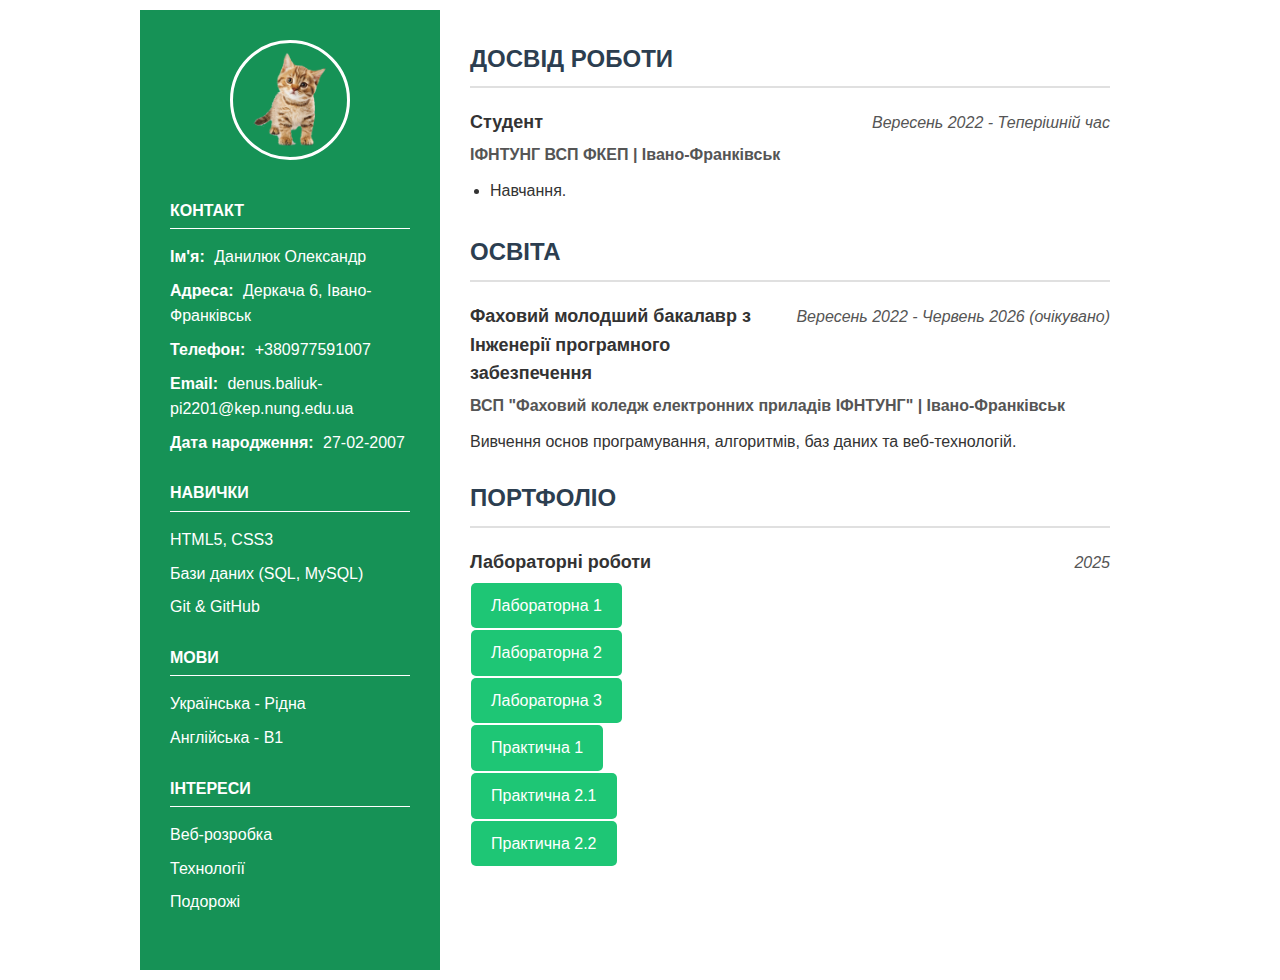
<file: index.html>
<!DOCTYPE html>
<html lang="uk">
<head>
    <meta charset="UTF-8">
    <meta name="viewport" content="width=device-width, initial-scale=1.0">
    <title>Моє Резюме</title>
    <link rel="stylesheet" href="style.css"> </head>
<body>
    <div class="cv-container">
        <div class="sidebar">
            <div class="sidebar-header">
                <img src="media/photo.png" alt="Фото профілю" class="profile-img"> </div>

            <div class="sidebar-section">
                <h3 class="sidebar-heading">Контакт</h3>
                <p><strong>Ім'я:</strong> Данилюк Олександр</p>
                <p><strong>Адреса:</strong> Деркача 6, Івано-Франківськ</p>
                <p><strong>Телефон:</strong> +380977591007</p>
                <p><strong>Email:</strong> denus.baliuk-pi2201@kep.nung.edu.ua</p>
                <p><strong>Дата народження:</strong> 27-02-2007</p>
            </div>

            <div class="sidebar-section">
                <h3 class="sidebar-heading">Навички</h3>
                <ul>
                    <li>HTML5, CSS3</li>
                    <li>Бази даних (SQL, MySQL)</li>
                    <li>Git & GitHub</li>
                </ul>
            </div>

            <div class="sidebar-section">
                <h3 class="sidebar-heading">Мови</h3>
                <ul>
                    <li>Українська - Рідна</li>
                    <li>Англійська - B1</li>
                </ul>
            </div>

            <div class="sidebar-section">
                <h3 class="sidebar-heading">Інтереси</h3>
                <ul>
                    <li>Веб-розробка</li>
                    <li>Технології</li>
                    <li>Подорожі</li>
                </ul>
            </div>
        </div>

        <div class="main-content">
            <div class="main-section">
                <h2 class="main-heading">Досвід роботи</h2>

                <div class="entry">
                    <div class="entry-header">
                        <h4 class="entry-title">Студент</h4>
                        <span class="entry-dates">Вересень 2022 - Теперішній час</span>
                    </div>
                    <p class="entry-company">ІФНТУНГ ВСП ФКЕП | Івано-Франківськ</p>
                    <ul>
                        <li>Навчання.</li>
                    </ul>
                </div>
            </div> <div class="main-section">
                <h2 class="main-heading">Освіта</h2>
                <div class="entry">
                    <div class="entry-header">
                        <h4 class="entry-title">Фаховий молодший бакалавр з Інженерії програмного забезпечення</h4>
                        <span class="entry-dates">Вересень 2022 - Червень 2026 (очікувано)</span> </div>
                    <p class="entry-company">ВСП "Фаховий коледж електронних приладів ІФНТУНГ" | Івано-Франківськ</p>
                    <p>Вивчення основ програмування, алгоритмів, баз даних та веб-технологій.</p>
                </div>

            <div class="main-section">
                <h2 class="main-heading">Портфоліо</h2>
                <div class="entry">
                    <div class="entry-header">
                        <h4 class="entry-title">Лабораторні роботи</h4>
                        <span class="entry-dates">2025</span>
                    </div>
                        <p><a href="lr1/index.html" class="btn">Лабораторна 1</a></p>
                        <p><a href="lr2/index.html" class="btn">Лабораторна 2</a></p>
                        <p><a href="lr3/article.html" class="btn">Лабораторна 3</a></p>
                        <p><a href="pr1/index.html" class="btn">Практична 1</a></p>
                        <p><a href="pr2/task_lemon/index.html" class="btn">Практична 2.1</a></p>
                        <p><a href="pr2/task_mriya/cossacs.html" class="btn">Практична 2.2</a></p>
                </div>
            </div> 
        </div> 
    </div>
    </body>
</html>
</file>
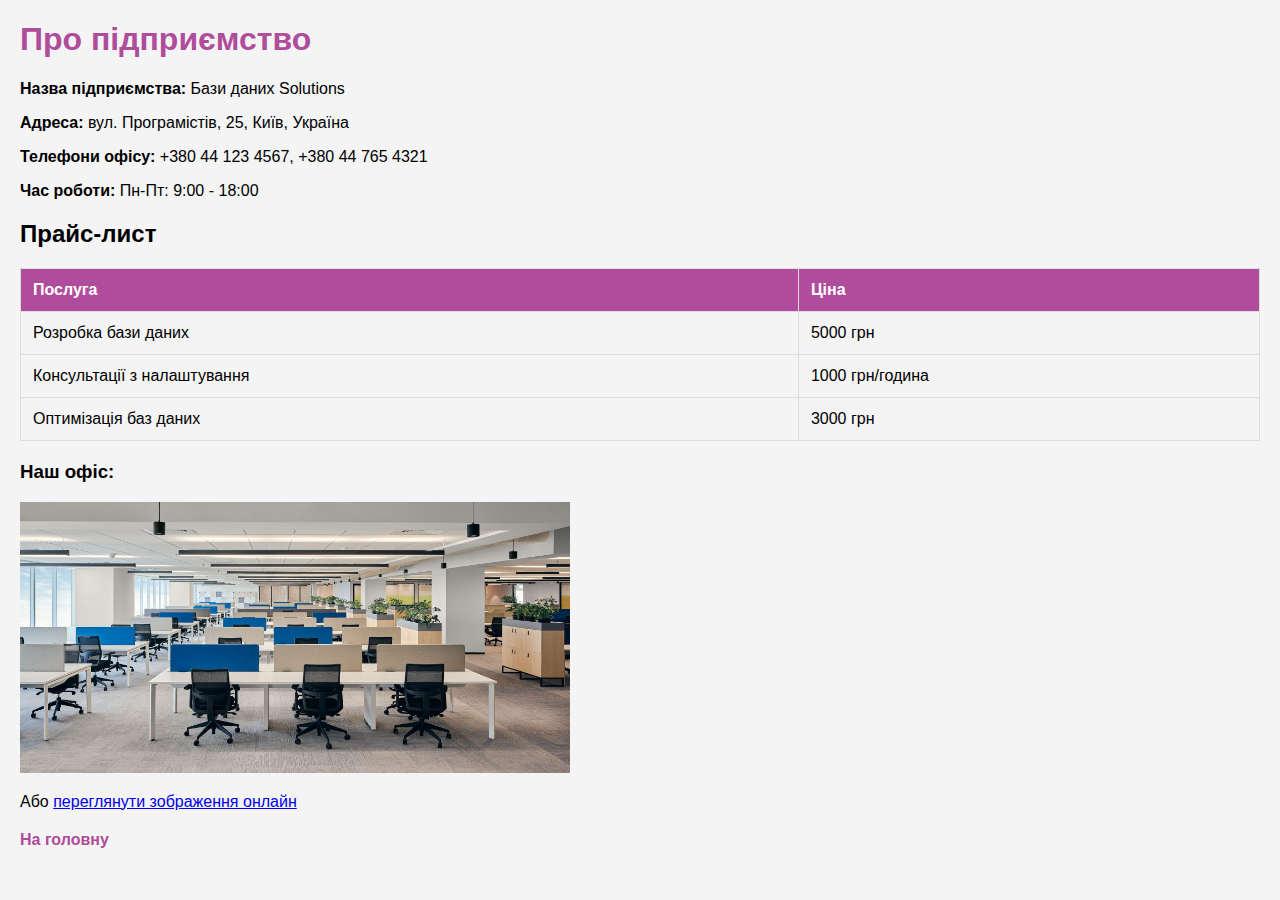
<file: lr1/index.html>
<!DOCTYPE html>
<html lang="uk">
<head>
    <meta charset="UTF-8">
    <meta name="viewport" content="width=device-width, initial-scale=1.0">
    <title>Про підприємство</title>
    <style>
        body {
            font-family: Arial, sans-serif;
            margin: 20px;
            background-color: #f4f4f4;
        }
        h1 {
            color: #af4c9b;
        }
        table {
            width: 100%;
            border-collapse: collapse;
            margin-top: 20px;
        }
        table, th, td {
            border: 1px solid #ddd;
        }
        th, td {
            padding: 12px;
            text-align: left;
        }
        th {
            background-color: #af4c9b;
            color: white;
        }
        .image-container {
            margin-top: 20px;
        }
        .image-container img {
            width: 550px;
        }
        .nav-links {
            margin-top: 20px;
        }
        .nav-links a {
            margin-right: 15px;
            text-decoration: none;
            color: #af4c9b;
            font-weight: bold;
        }
    </style>
</head>
<body>
    <h1>Про підприємство</h1>
    <p><strong>Назва підприємства:</strong> Бази даних Solutions</p>
    <p><strong>Адреса:</strong> вул. Програмістів, 25, Київ, Україна</p>
    <p><strong>Телефони офісу:</strong> +380 44 123 4567, +380 44 765 4321</p>
    <p><strong>Час роботи:</strong> Пн-Пт: 9:00 - 18:00</p>

    <h2>Прайс-лист</h2>
    <table>
        <thead>
            <tr>
                <th>Послуга</th>
                <th>Ціна</th>
            </tr>
        </thead>
        <tbody>
            <tr>
                <td>Розробка бази даних</td>
                <td>5000 грн</td>
            </tr>
            <tr>
                <td>Консультації з налаштування</td>
                <td>1000 грн/година</td>
            </tr>
            <tr>
                <td>Оптимізація баз даних</td>
                <td>3000 грн</td>
            </tr>
        </tbody>
    </table>

    <div class="image-container">
        <h3>Наш офіс:</h3>
        <img src="media/office.jpg" alt="Офіс підприємства">
        <p>Або <a href="https://wework.co.in/blogs/types-of-office-spaces/" target="_blank">переглянути зображення онлайн</a></p>
    </div>

    <div class="nav-links">
        <a href="index.html">На головну</a>
    </div>
</body>
</html>
</file>
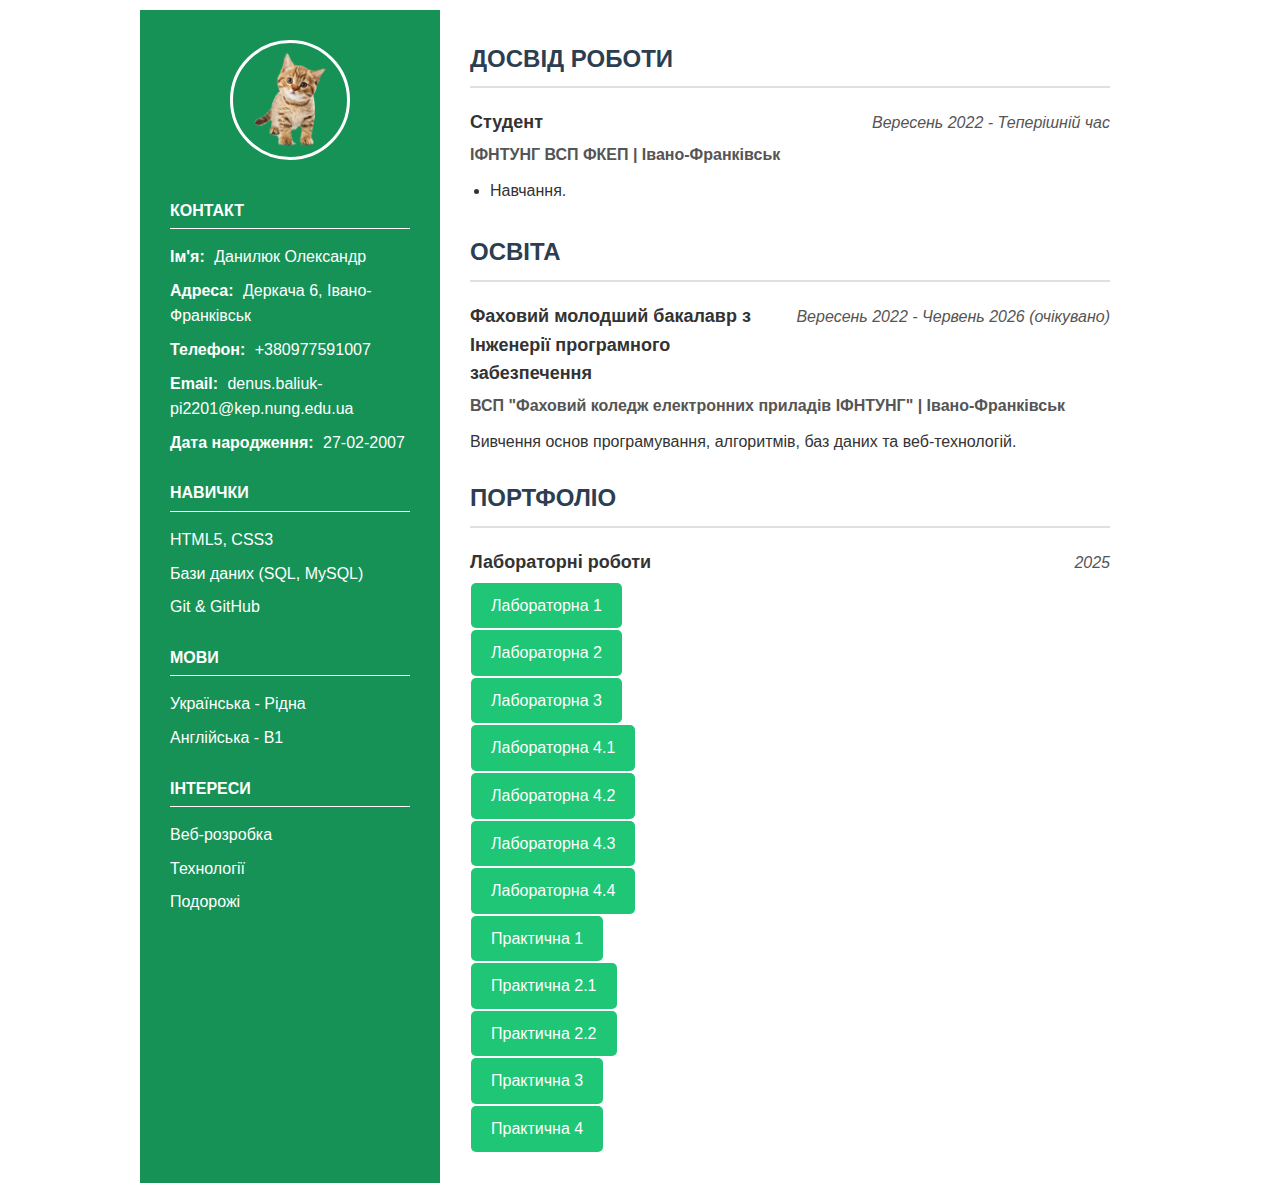
<file: lr2/index.html>
<!DOCTYPE html>
<html lang="uk">
<head>
    <meta charset="UTF-8">
    <meta name="viewport" content="width=device-width, initial-scale=1.0">
    <title>Моє Резюме</title>
    <link rel="stylesheet" href="style.css"> </head>
<body>
    <div class="cv-container">
        <div class="sidebar">
            <div class="sidebar-header">
                <img src="media/photo.png" alt="Фото профілю" class="profile-img"> </div>

            <div class="sidebar-section">
                <h3 class="sidebar-heading">Контакт</h3>
                <p><strong>Ім'я:</strong> Данилюк Олександр</p>
                <p><strong>Адреса:</strong> Деркача 6, Івано-Франківськ</p>
                <p><strong>Телефон:</strong> +380977591007</p>
                <p><strong>Email:</strong> denus.baliuk-pi2201@kep.nung.edu.ua</p>
                <p><strong>Дата народження:</strong> 27-02-2007</p>
            </div>

            <div class="sidebar-section">
                <h3 class="sidebar-heading">Навички</h3>
                <ul>
                    <li>HTML5, CSS3</li>
                    <li>Бази даних (SQL, MySQL)</li>
                    <li>Git & GitHub</li>
                </ul>
            </div>

            <div class="sidebar-section">
                <h3 class="sidebar-heading">Мови</h3>
                <ul>
                    <li>Українська - Рідна</li>
                    <li>Англійська - B1</li>
                </ul>
            </div>

            <div class="sidebar-section">
                <h3 class="sidebar-heading">Інтереси</h3>
                <ul>
                    <li>Веб-розробка</li>
                    <li>Технології</li>
                    <li>Подорожі</li>
                </ul>
            </div>
        </div>

        <div class="main-content">
            <div class="main-section">
                <h2 class="main-heading">Досвід роботи</h2>

                <div class="entry">
                    <div class="entry-header">
                        <h4 class="entry-title">Студент</h4>
                        <span class="entry-dates">Вересень 2022 - Теперішній час</span>
                    </div>
                    <p class="entry-company">ІФНТУНГ ВСП ФКЕП | Івано-Франківськ</p>
                    <ul>
                        <li>Навчання.</li>
                    </ul>
                </div>
            </div> <div class="main-section">
                <h2 class="main-heading">Освіта</h2>
                <div class="entry">
                    <div class="entry-header">
                        <h4 class="entry-title">Фаховий молодший бакалавр з Інженерії програмного забезпечення</h4>
                        <span class="entry-dates">Вересень 2022 - Червень 2026 (очікувано)</span> </div>
                    <p class="entry-company">ВСП "Фаховий коледж електронних приладів ІФНТУНГ" | Івано-Франківськ</p>
                    <p>Вивчення основ програмування, алгоритмів, баз даних та веб-технологій.</p>
                </div>

            <div class="main-section">
                <h2 class="main-heading">Портфоліо</h2>
                <div class="entry">
                    <div class="entry-header">
                        <h4 class="entry-title">Лабораторні роботи</h4>
                        <span class="entry-dates">2025</span>
                    </div>
                        <p><a href="lr1/index.html" class="btn">Лабораторна 1</a></p>
                        <p><a href="lr2/index.html" class="btn">Лабораторна 2</a></p>
                        <p><a href="lr3/article.html" class="btn">Лабораторна 3</a></p>
                        <p><a href="lr4/index.html" class="btn">Лабораторна 4.1</a></p>
                        <p><a href="lr4/task2.html" class="btn">Лабораторна 4.2</a></p>
                        <p><a href="lr4/task3.html" class="btn">Лабораторна 4.3</a></p>
                        <p><a href="lr4/task4.html" class="btn">Лабораторна 4.4</a></p>
                        <p><a href="pr1/index.html" class="btn">Практична 1</a></p>
                        <p><a href="pr2/task_lemon/index.html" class="btn">Практична 2.1</a></p>
                        <p><a href="pr2/task_mriya/cossacs.html" class="btn">Практична 2.2</a></p>
                        <p><a href="pr3/index.html" class="btn">Практична 3</a></p>
                        <p><a href="pr4/index.html" class="btn">Практична 4</a></p>
                </div>
            </div> 
        </div> 
    </div>
    </body>
</html>
</file>
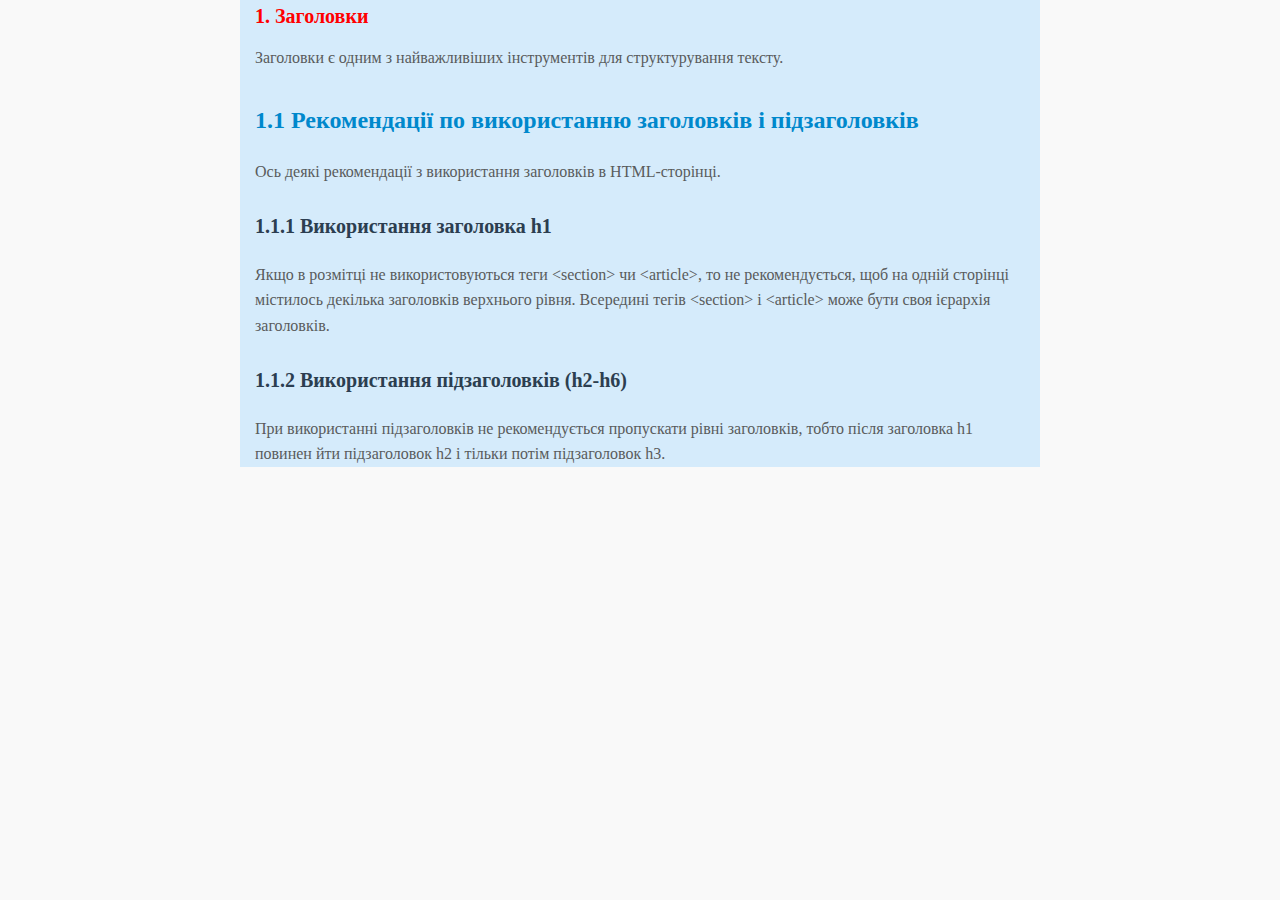
<file: lr4/index.html>
<html lang="en">
<head>
    <meta charset="UTF-8">
    <meta name="viewport" content="width=device-width, initial-scale=1.0">
    <title>Document</title>
    <style type="text/css">
        body {
            font-family: 'Times New Roman', sans-serif;
            line-height: 1.6;
            max-width: 800px;
            margin: 0 auto;
            color: #333;
            background-color: #f9f9f9;
        }
        
        h1 {
            color: red;
            font-size: 20px;
            padding: 0 15px;
        }
        
        h2 {
            color: #0088cc;
            font-size: 24px;
            margin-top: 30px;
            padding: 0 15px;
        }
        
        h3 {
            color: #2c3e50;
            font-size: 20px;
            margin-top: 25px;
            padding: 0 15px;
        }
        
        h4 {
            color: #2c3e50;
            font-size: 18px;
            margin-top: 20px;
            padding: 0 15px;
        }
        
        p {
            color: #595b5c;
            margin: 5px 0;
            padding: 0 15px;
        }
        
        .content-block {
            background-color: #d5ebfb;
            margin-bottom: 20px;
        }
    </style>
</head>
<body>
    <div class="content-block">
        <h1>1. Заголовки</h1>
        <p>Заголовки є одним з найважливіших інструментів для структурування тексту.</p>
        
        <h2>1.1 Рекомендації по використанню заголовків і підзаголовків</h2>
        <p>Ось деякі рекомендації з використання заголовків в HTML-сторінці.</p>
        
        <h3>1.1.1 Використання заголовка h1</h3>
        <p>Якщо в розмітці не використовуються теги &lt;section&gt; чи &lt;article&gt;, то не рекомендується, щоб на одній сторінці містилось декілька заголовків верхнього рівня. Всередині тегів &lt;section&gt; і &lt;article&gt; може бути своя ієрархія заголовків.</p>
        
        <h3>1.1.2 Використання підзаголовків (h2-h6)</h3>
        <p>При використанні підзаголовків не рекомендується пропускати рівні заголовків, тобто після заголовка h1 повинен йти підзаголовок h2 і тільки потім підзаголовок h3.</p>
    </div>
</body>
</html>
</file>
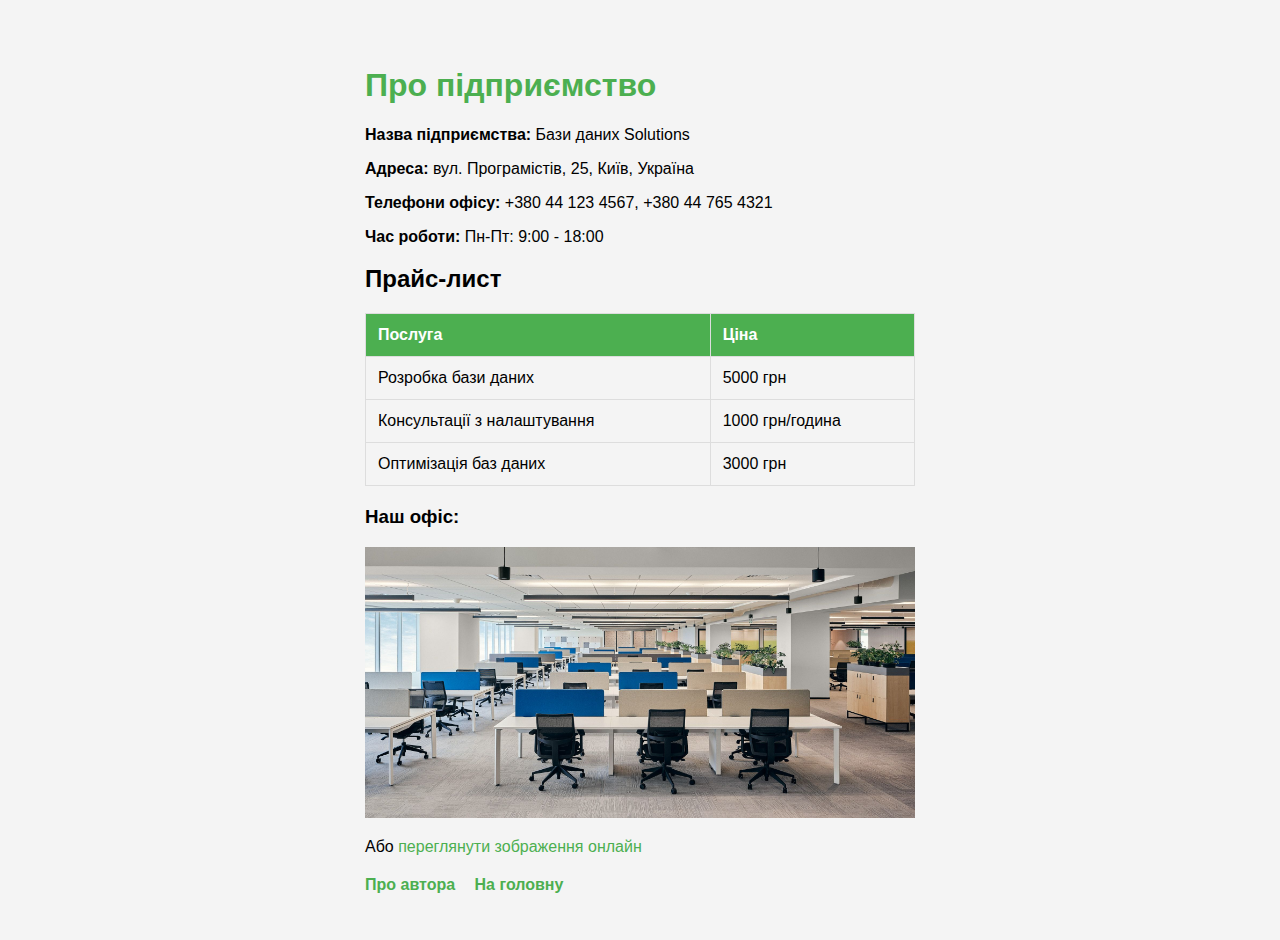
<file: pr1/index.html>
<!DOCTYPE html>
<html lang="uk">
<head>
    <meta charset="UTF-8">
    <meta name="viewport" content="width=device-width, initial-scale=1.0">
    <title>Про підприємство</title>
    <style>
        body {
            font-family: Arial, sans-serif;
            margin: 20px;
            background-color: #f4f4f4;
            display: flex;
            justify-content: center;
            align-items: center;
            min-height: 100vh;
        }
        h1 {
            color: #4CAF50;
        }
        table {
            width: 100%;
            border-collapse: collapse;
            margin-top: 20px;
        }
        table, th, td {
            border: 1px solid #ddd;
        }
        th, td {
            padding: 12px;
            text-align: left;
        }
        th {
            background-color: #4CAF50;
            color: white;
        }
        .image-container {
            margin-top: 20px;
        }
        .image-container img {
            width: 550px;
        }
        .image-container a{
            color: #4CAF50;
            text-decoration: none;
        }
        .image-container a:hover{
            text-decoration: underlines;
        }
        .nav-links {
            margin-top: 20px;
        }
        .nav-links a {
            margin-right: 15px;
            text-decoration: none;
            color: #4CAF50;
            font-weight: bold;
        }
    </style>
</head>
<body>
    <article>
        <h1>Про підприємство</h1>
        <p><strong>Назва підприємства:</strong> Бази даних Solutions</p>
        <p><strong>Адреса:</strong> вул. Програмістів, 25, Київ, Україна</p>
        <p><strong>Телефони офісу:</strong> +380 44 123 4567, +380 44 765 4321</p>
        <p><strong>Час роботи:</strong> Пн-Пт: 9:00 - 18:00</p>

        <h2>Прайс-лист</h2>
        <table>
            <thead>
                <tr>
                    <th>Послуга</th>
                    <th>Ціна</th>
                </tr>
            </thead>
            <tbody>
                <tr>
                    <td>Розробка бази даних</td>
                    <td>5000 грн</td>
                </tr>
                <tr>
                    <td>Консультації з налаштування</td>
                    <td>1000 грн/година</td>
                </tr>
                <tr>
                    <td>Оптимізація баз даних</td>
                    <td>3000 грн</td>
                </tr>
            </tbody>
        </table>
        <div class="image-container">
            <h3>Наш офіс:</h3>
            <img src="media/office.jpg" alt="Офіс підприємства">
            <p>Або <a href="https://wework.co.in/blogs/types-of-office-spaces/" target="_blank">переглянути зображення онлайн</a></p>
        </div>
        <footer class="nav-links">
            <a href="author.html">Про автора</a>
            <a href="index.html">На головну</a>
        </footer>
    </article>
</body>
</html>
</file>
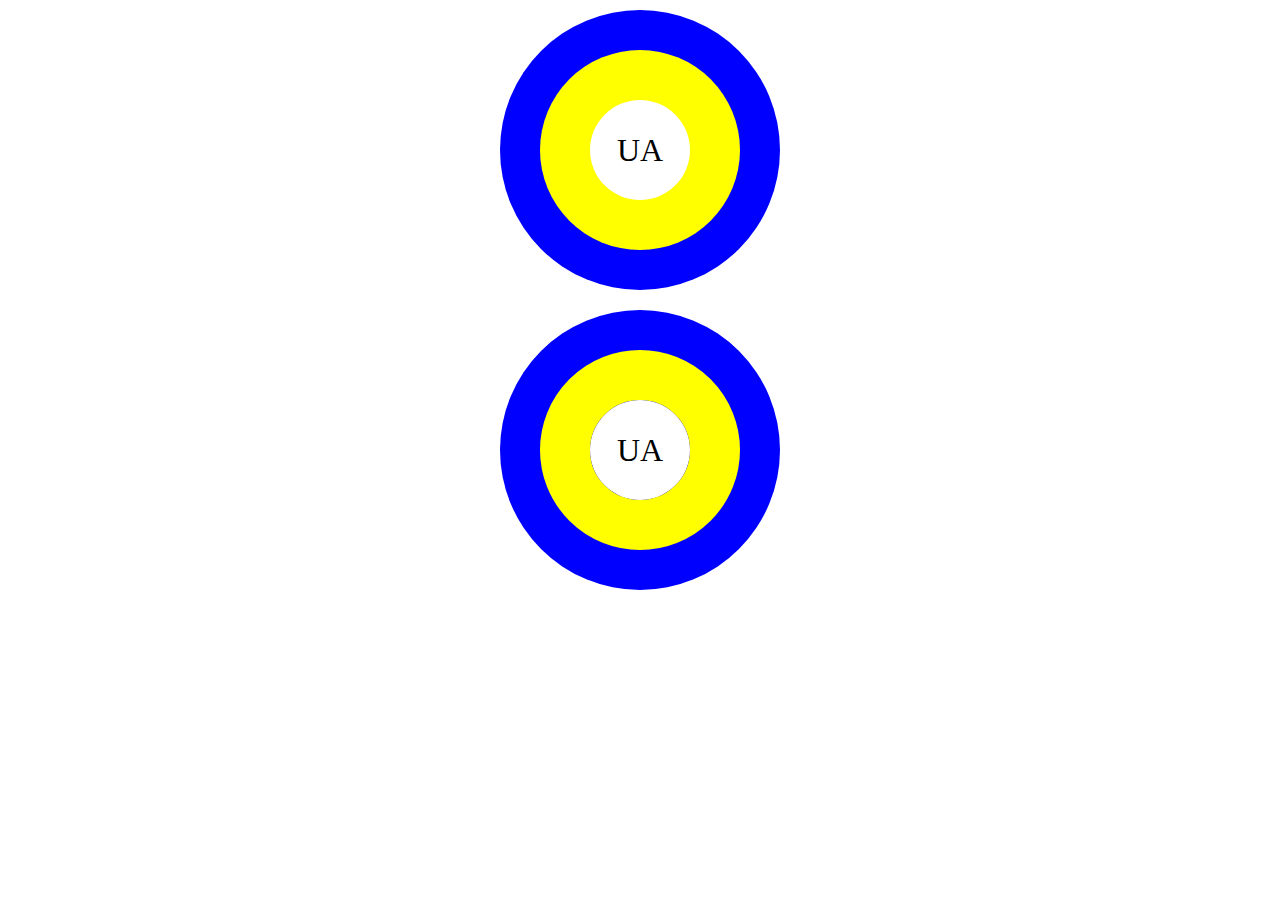
<file: pr4/index.html>
<html lang="en">
<head>
    <meta charset="UTF-8">
    <meta name="viewport" content="width=duv, initial-scale=1.0">
    <title>Document</title>
    <style>
    #circle1{
      width: 100px;
      height: 100px;
      background: white;
      border-radius: 50%;
      margin: 100px auto;
      box-shadow:
        0 0 0 50px yellow,   /* друге (жовте) коло */
        0 0 0 90px blue;     /* третє (синє) коло */
      display: flex;
      align-items: center;
      justify-content: center;
      font-size: 32px;
    }
    #circle2 {
      width: 100px;
      height: 100px;
      background: white;
      border-radius: 50%;
      margin: 200px auto;
      outline: 50px solid yellow; /* друге коло */
      box-shadow: 0 0 0 90px blue; /* третє коло */
      display: flex;
      align-items: center;
      justify-content: center;
      font-size: 32px;
    }
    </style>
</head>
<body>
    <div id="circle1">UA</div>
    <div id="circle2">UA</div>
</body>
</html>
</file>
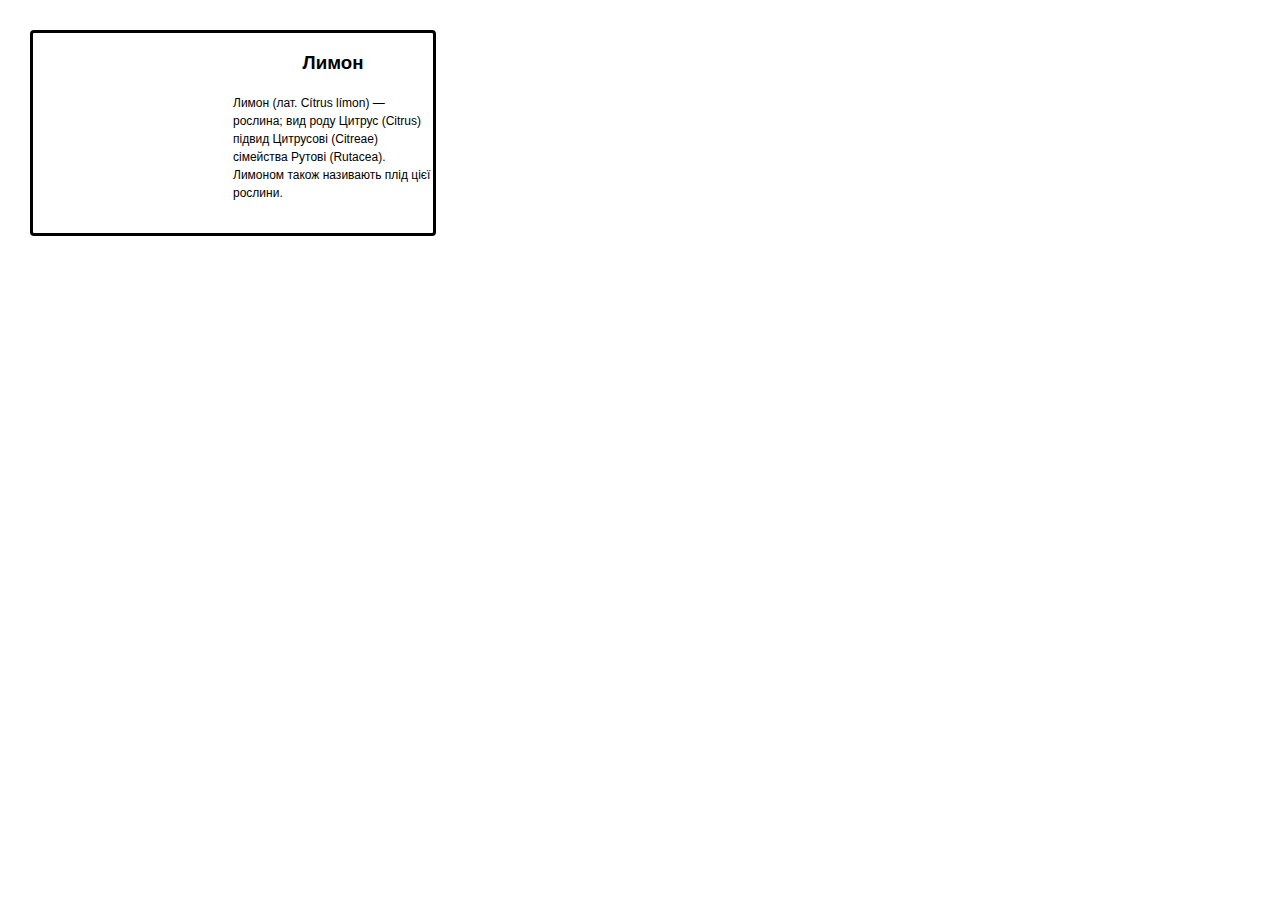
<file: pr2/task_lemon/index.html>
<!DOCTYPE html>
<html lang="uk">
<head>
    <meta charset="UTF-8">
    <title>Title</title>
    <link rel="stylesheet" href="style.css">
</head>
<body>
    <div class="myblock">
        <div class="lemon"></div>
        <div class="about-lemon">
            <h3>Лимон</h3>
            <p>Лимон (лат. Cítrus límon) — рослина; вид роду Цитрус (Citrus) підвид Цитрусові (Citreae) сімейства Рутові (Rutacea). Лимоном також називають плід цієї рослини.</p>
        </div>
    </div>
</body>
</html>
</file>
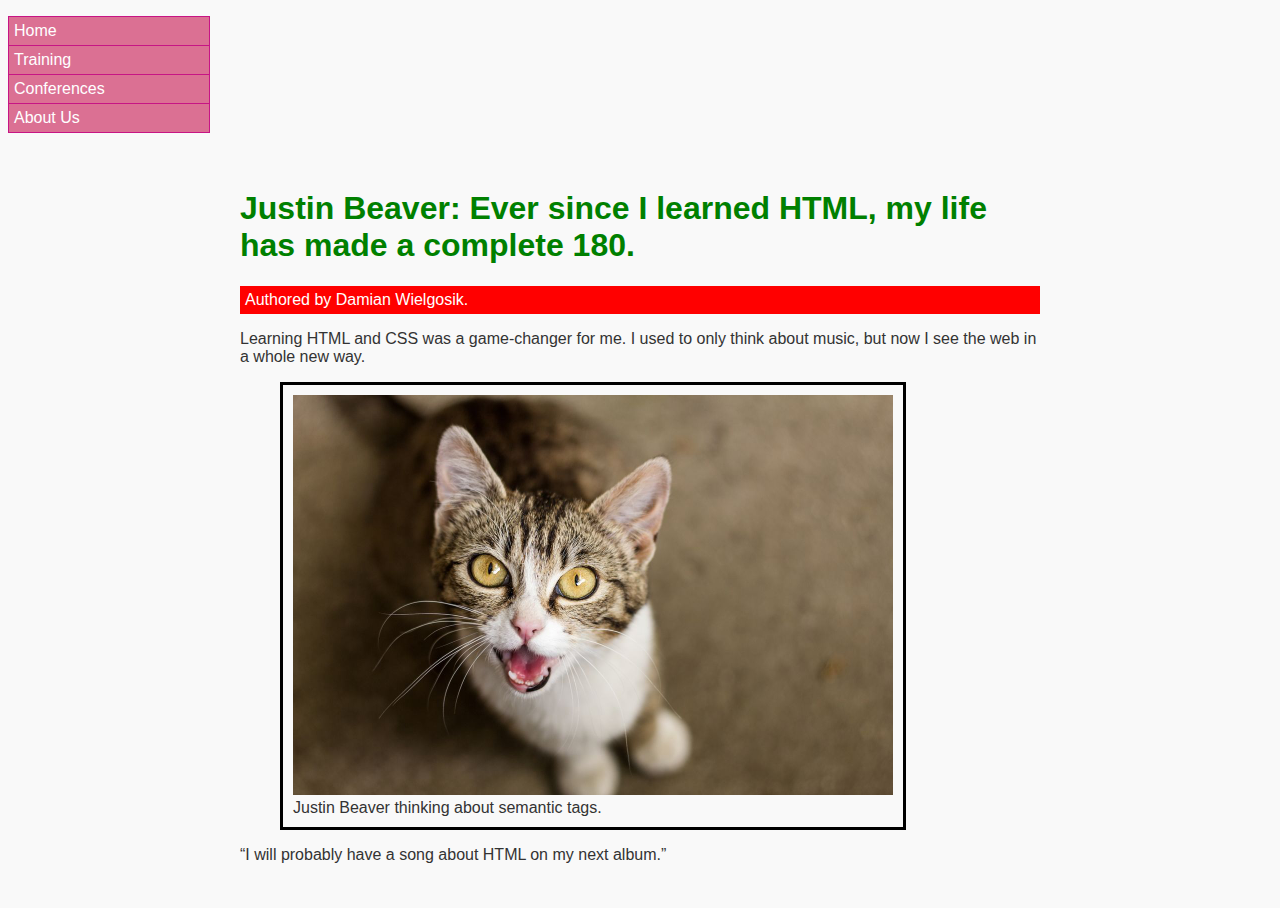
<file: lr3/article.html>
<!DOCTYPE html>
<html lang="en">
<head>
  <meta charset="UTF-8">
  <title>Job Offer: HTML and CSS Developer</title>
  <link rel="stylesheet" href="main.css">
</head>
<body>
  <nav>
    <ul class="site-nav">
      <li class="site-nav-item"><a href="index.html">Home</a></li>
      <li class="site-nav-item"><a href="training.html">Training</a></li>
      <li class="site-nav-item"><a href="conferences.html">Conferences</a></li>
      <li class="site-nav-item"><a href="about.html">About Us</a></li>
    </ul>
  </nav>

  <article>
    <header>
      <h1>Justin Beaver: Ever since I learned HTML, my life has made a complete 180.</h1>
      <p>Authored by Damian Wielgosik.</p>
    </header>

    <p>Learning HTML and CSS was a game-changer for me. I used to only think about music, but now I see the web in a whole new way.</p>

    <figure>
      <img src="images/justin.jpg" alt="">
      <figcaption>Justin Beaver thinking about semantic tags.</figcaption>
    </figure>

    <p><q>I will probably have a song about HTML on my next album.</q></p>
  </article>
</body>
</html>
</file>
<file: lr4/task3.html>
<html lang="en">
<head>
    <meta charset="UTF-8">
    <meta name="viewport" content="width=device-width, initial-scale=1.0">
    <title>Document</title>
    <style>
        body {
            font-family: 'Times New Roman', Times, serif, sans-serif;
            display: flex;
            justify-content: center;
            align-items: center;
            height: 100vh;
            margin: 0;
            background-color: #f5f5f5;
        }
        
        .title {
            position: relative;
            font-size: 25px;
            font-weight: bold;
            color: #333;
            text-transform: uppercase;
            padding: 20px 40px;
        }
        
        .title::before,
        .title::after {
            content: "";
            position: absolute;
            width: 35vw;
            height: 3px;
            background-color: #333;
            top: 50%;
        }
        
        .title::before {
            left: 20vw;
        }
        
        .title::after {
            right: 20vw;
        }
    </style>
</head>
<body>
    <div class="title">Title</div>
</body>
</html>
</file>
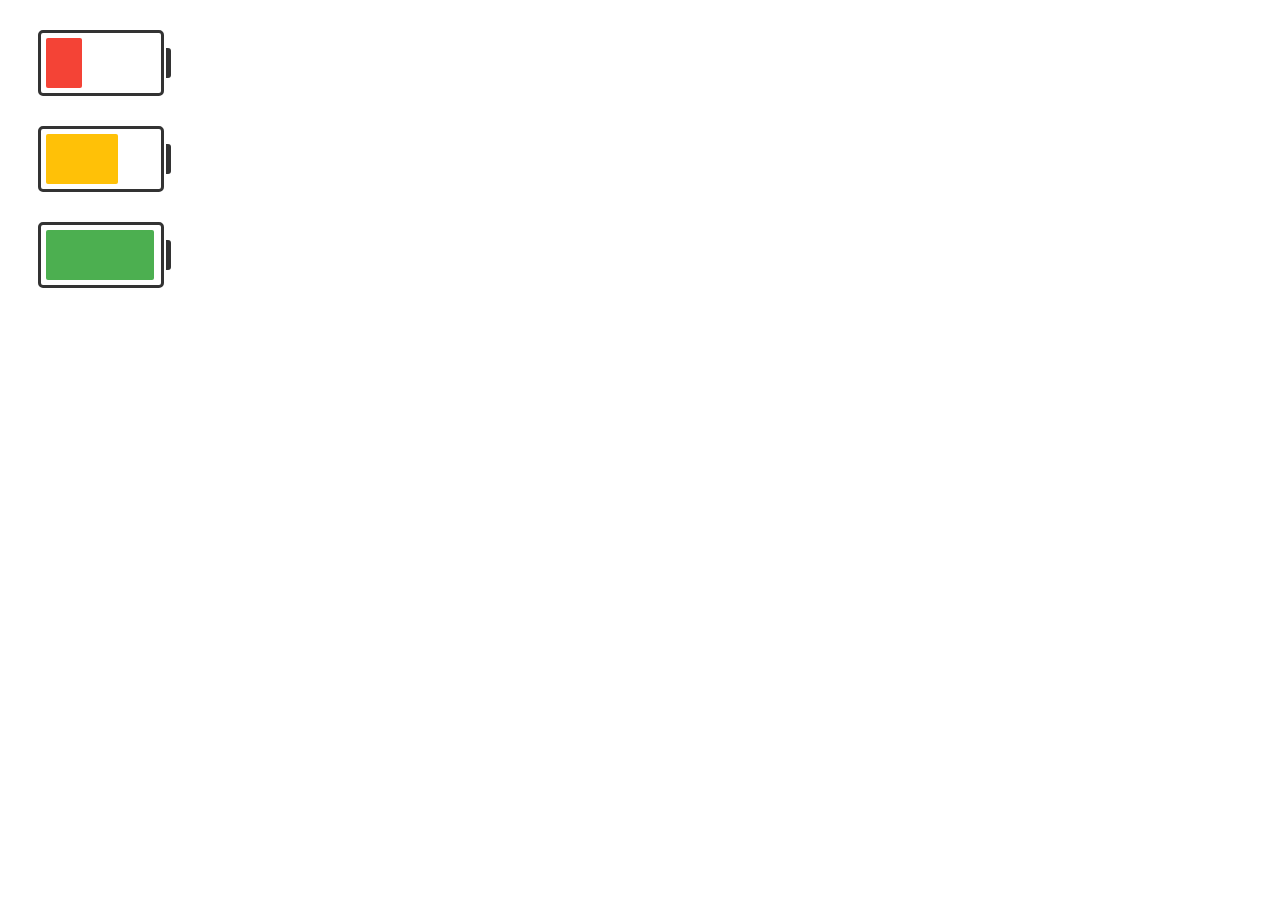
<file: lr4/task4.html>
<!DOCTYPE html>
<html lang="uk">
<head>
    <meta charset="UTF-8">
    <meta name="viewport" content="width=device-width, initial-scale=1.0">
    <style>   
        .battery {
            position: relative;
            width: 120px;
            height: 60px;
            border: 3px solid #333;
            border-radius: 5px;
            margin: 30px;
        }
        
        .battery::before {
            content: "";
            position: absolute;
            right: -10px;
            top: 15px;
            width: 5px;
            height: 30px;
            background-color: #333;
            border-radius: 0 3px 3px 0;
        }
        
        .battery::after {
            content: "";
            position: absolute;
            left: 5px;
            top: 5px;
            height: 50px;
            border-radius: 2px;
        }
        
        .battery.low::after {
            width: 30%;
            background-color: #f44336;
        }
        
        .battery.medium::after {
            width: 60%;
            background-color: #FFC107;
        }
        
        .battery.high::after {
            width: 90%;
            background-color: #4CAF50;
        }
    </style>
</head>
<body>
    <div class="battery low"></div>
    <div class="battery medium"></div>
    <div class="battery high"></div>
</body>
</html>
</file>
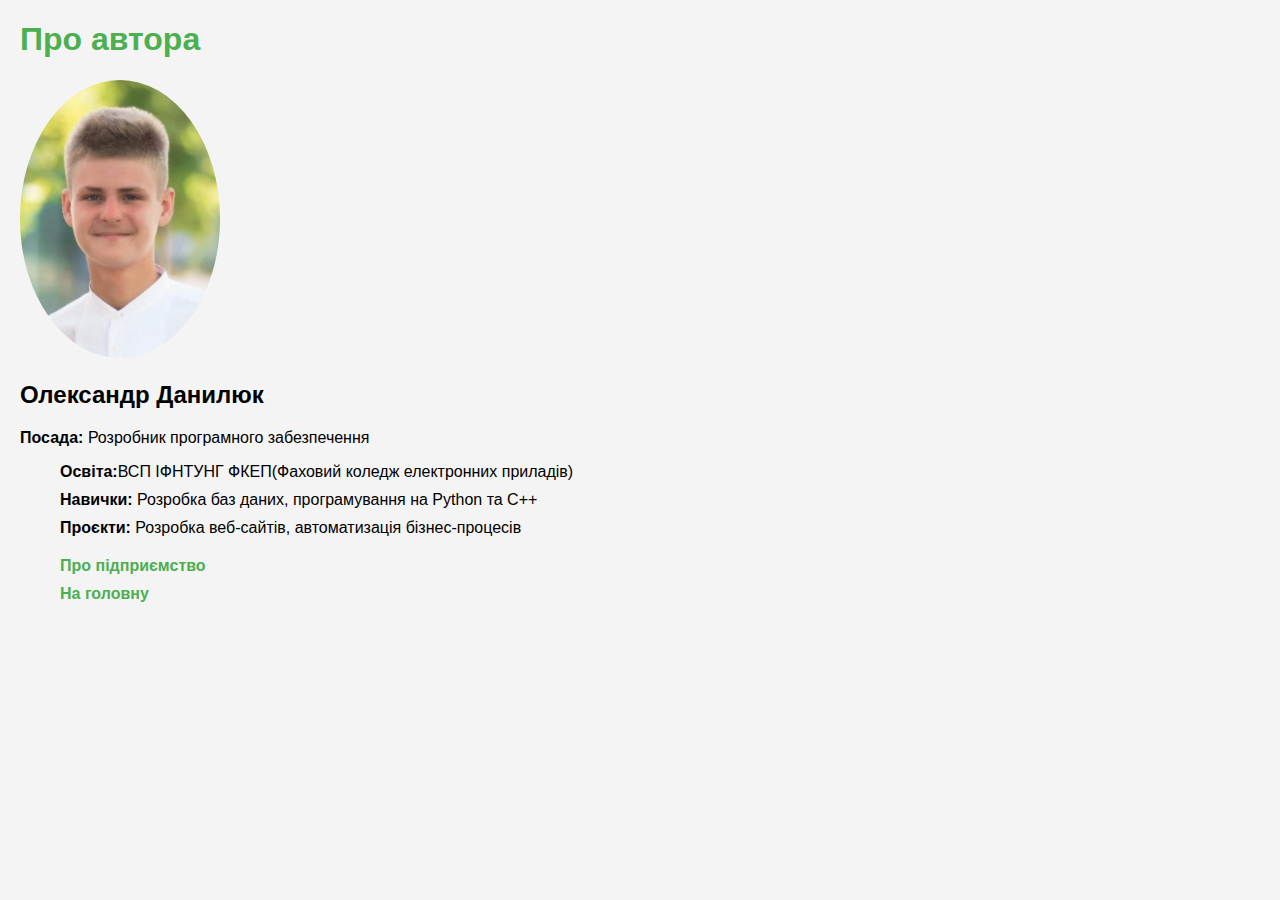
<file: pr1/author.html>
<!DOCTYPE html>
<html lang="uk">
<head>
    <meta charset="UTF-8">
    <meta name="viewport" content="width=device-width, initial-scale=1.0">
    <title>Про автора</title>
    <style>
        body {
            font-family: Arial, sans-serif;
            margin: 20px;
            background-color: #f4f4f4;
        }
        h1 {
            color: #4CAF50;
        }
        .author-info {
            margin-top: 20px;
        }
        .author-info img {
            width: 200px;
            border-radius: 50%;
        }
        .nav-links {
            margin-top: 20px;
        }
        .nav-links a {
            margin-right: 15px;
            text-decoration: none;
            color: #4CAF50;
            font-weight: bold;
        }
        .nav-links a:hover{
            text-decoration: underline;
        }
        ul {
            list-style-type: none;
        }
        ul li {
            margin-bottom: 10px;
        }
    </style>
</head>
<body>
    <article class="author-info">
        <h1>Про автора</h1>
            <img src="media/author.jpg" alt="Фото автора">
            <h2>Олександр Данилюк</h2>
            <p><strong>Посада:</strong> Розробник програмного забезпечення</p>
            <ul>
                <li><strong>Освіта:</strong>ВСП ІФНТУНГ ФКЕП(Фаховий коледж електронних приладів)</li>
                <li><strong>Навички:</strong> Розробка баз даних, програмування на Python та С++</li>
                <li><strong>Проєкти:</strong> Розробка веб-сайтів, автоматизація бізнес-процесів</li>
            </ul>
    </article>
    <footer>
        <ul class="nav-links">      
            <li><a href="index.html">Про підприємство</a></li>
            <li><a href="author.html">На головну</a></li>
        </ul>
    </footer>
</body>
</html>
</file>
<file: style.css>
/* Базові стилі та скидання */
* {
    box-sizing: border-box;
    margin: 0;
    padding: 0;
}

body {
    font-family: 'Arial', sans-serif;
    line-height: 1.6;
    background-color: #ffffff; /* Фон сторінки */
    color: #333; /* Колір тексту */
    font-size: 16px;
}

ul {
    list-style: none; /* Списки без маркерів */
}

/* Контейнер резюме */
.cv-container {
    display: flex;
    max-width: 1000px; /* Максимальна ширина резюме */
    margin: 10px auto; /* Центрування та відступи зверху/знизу */
    background-color: #ffffff; /* Білий фон для основної частини */
    min-height: 100vh;
}

/* Ліва колонка (Sidebar) */
.sidebar {
    width: 30%; /* Ширина лівої колонки */
    background-color: #169256;
    color: #ffffff; /* Білий колір тексту */
    padding: 30px;
}

.sidebar-header {
    text-align: center;
    margin-bottom: 30px;
}

.profile-img {
    width: 120px; /* Розмір фото */
    height: 120px;
    border-radius: 50%; /* Робимо фото круглим */
    border: 3px solid #ffffff; /* Біла рамка навколо фото */
}

.sidebar-section {
    margin-bottom: 25px;
}

.sidebar-heading {
    font-size: 16px; /* Розмір заголовків у сайдбарі */
    border-bottom: 1px solid #ffffff; /* Біла лінія під заголовком */
    padding-bottom: 5px;
    margin-bottom: 15px;
    text-transform: uppercase; /* Великі літери */
    font-weight: bold;
}

.sidebar p, .sidebar li {
    font-size: 16px; /* Розмір тексту в сайдбарі */
    margin-bottom: 8px;
}

.sidebar p strong {
    margin-right: 5px; /* Невеликий відступ після жирного тексту */
}

.sidebar ul {
    padding-left: 0; /* Забираємо внутрішній відступ у списку */
}

/* Права колонка (Основний контент) */
.main-content {
    width: 70%; /* Ширина правої колонки */
    padding: 30px;
    background-color: #ffffff; /* Білий фон */
}

.main-section {
    margin-bottom: 30px;
}
.main-section:last-child {
    margin-bottom: 0;
}


.main-heading {
    font-size: 1.5em; /* Розмір основних заголовків */
    color: #2c3e50; /* Колір заголовків */
    border-bottom: 2px solid #e0e0e0; /* Сіра лінія під заголовком */
    padding-bottom: 8px;
    margin-bottom: 20px;
    text-transform: uppercase;
}

.entry {
    margin-bottom: 25px; /* Відступ між записами (досвід, освіта) */
}
.entry:last-child {
    margin-bottom: 0;
}

.entry-header {
    display: flex; 
    justify-content: space-between; /* Розносимо елементи по краях */
    align-items: baseline; /* Вирівнюємо по базовій лінії тексту */
    margin-bottom: 5px;
}

.entry-title {
    font-size: 18px;
    font-weight: bold;
    color: #333;
}

.entry-dates {
    font-size: 16px;
    color: #555;
    font-style: italic;
    white-space: nowrap; /* Забороняємо перенос дати */
    margin-left: 15px; /* Відступ від заголовка */
}

.entry-company {
    font-size: 1em;
    font-weight: bold;
    color: #555;
    margin-bottom: 10px;
}

.main-content ul {
    list-style: disc; /* Стандартні маркери-крапки */
    padding-left: 20px; /* Внутрішній відступ для маркерів */
    margin-top: 5px;
}

.btn {
    display: inline-block;
    padding: 10px 20px;
    margin: 1px;
    background-color: #1ec675; /* синя кнопка */
    color: white;
    text-decoration: none;
    border-radius: 5px;
    font-size: 16px;
    transition: background-color 0.3s;
  }
  
  .btn:hover {
    background-color: #18a561; /* темніший при наведенні */
  }
</file>
<file: lr2/style.css>
/* Базові стилі та скидання */
* {
    box-sizing: border-box;
    margin: 0;
    padding: 0;
}

body {
    font-family: 'Arial', sans-serif;
    line-height: 1.6;
    background-color: #ffffff; /* Фон сторінки */
    color: #333; /* Колір тексту */
    font-size: 16px;
}

ul {
    list-style: none; /* Списки без маркерів */
}

/* Контейнер резюме */
.cv-container {
    display: flex;
    max-width: 1000px; /* Максимальна ширина резюме */
    margin: 10px auto; /* Центрування та відступи зверху/знизу */
    background-color: #ffffff; /* Білий фон для основної частини */
    min-height: 100vh;
}

/* Ліва колонка (Sidebar) */
.sidebar {
    width: 30%; /* Ширина лівої колонки */
    background-color: #169256;
    color: #ffffff; /* Білий колір тексту */
    padding: 30px;
}

.sidebar-header {
    text-align: center;
    margin-bottom: 30px;
}

.profile-img {
    width: 120px; /* Розмір фото */
    height: 120px;
    border-radius: 50%; /* Робимо фото круглим */
    border: 3px solid #ffffff; /* Біла рамка навколо фото */
}

.sidebar-section {
    margin-bottom: 25px;
}

.sidebar-heading {
    font-size: 16px; /* Розмір заголовків у сайдбарі */
    border-bottom: 1px solid #ffffff; /* Біла лінія під заголовком */
    padding-bottom: 5px;
    margin-bottom: 15px;
    text-transform: uppercase; /* Великі літери */
    font-weight: bold;
}

.sidebar p, .sidebar li {
    font-size: 16px; /* Розмір тексту в сайдбарі */
    margin-bottom: 8px;
}

.sidebar p strong {
    margin-right: 5px; /* Невеликий відступ після жирного тексту */
}

.sidebar ul {
    padding-left: 0; /* Забираємо внутрішній відступ у списку */
}

/* Права колонка (Основний контент) */
.main-content {
    width: 70%; /* Ширина правої колонки */
    padding: 30px;
    background-color: #ffffff; /* Білий фон */
}

.main-section {
    margin-bottom: 30px;
}
.main-section:last-child {
    margin-bottom: 0;
}


.main-heading {
    font-size: 1.5em; /* Розмір основних заголовків */
    color: #2c3e50; /* Колір заголовків */
    border-bottom: 2px solid #e0e0e0; /* Сіра лінія під заголовком */
    padding-bottom: 8px;
    margin-bottom: 20px;
    text-transform: uppercase;
}

.entry {
    margin-bottom: 25px; /* Відступ між записами (досвід, освіта) */
}
.entry:last-child {
    margin-bottom: 0;
}

.entry-header {
    display: flex; 
    justify-content: space-between; /* Розносимо елементи по краях */
    align-items: baseline; /* Вирівнюємо по базовій лінії тексту */
    margin-bottom: 5px;
}

.entry-title {
    font-size: 18px;
    font-weight: bold;
    color: #333;
}

.entry-dates {
    font-size: 16px;
    color: #555;
    font-style: italic;
    white-space: nowrap; /* Забороняємо перенос дати */
    margin-left: 15px; /* Відступ від заголовка */
}

.entry-company {
    font-size: 1em;
    font-weight: bold;
    color: #555;
    margin-bottom: 10px;
}

.main-content ul {
    list-style: disc; /* Стандартні маркери-крапки */
    padding-left: 20px; /* Внутрішній відступ для маркерів */
    margin-top: 5px;
}

.btn {
    display: inline-block;
    padding: 10px 20px;
    margin: 1px;
    background-color: #1ec675; /* синя кнопка */
    color: white;
    text-decoration: none;
    border-radius: 5px;
    font-size: 16px;
    transition: background-color 0.3s;
  }
  
  .btn:hover {
    background-color: #18a561; /* темніший при наведенні */
  }
</file>
<file: pr2/task_lemon/style.css>
body {
    font-family: Arial, sans-serif;
    margin: 0px;
    padding: 0px;
}
.myblock{
    width: 400px;
    height: 200px;
    border: 3px solid black;
    border-radius: 4px;
    margin: 30px;
}
.lemon {
    width: 180px;
    height: 180px;
    margin: 10px;
    background-image: url(https://cdn4.iconfinder.com/data/icons/Limon_iContainer/512/Grapefruit.png);
    background-size: contain;
    background-position: 50%;
    border-radius: 5px;
    float: left;
}

.about-lemon h3 {
    text-align: center;
}
.about-lemon p {
    font-size: 12px;
    line-height: 150%;
    margin: 20px 0px;
}
</file>
<file: lr3/main.css>
body {
  font-family: Verdana, sans-serif;
  background-color: #f9f9f9;
  color: #333;
}

article {
  max-width: 800px;
  margin: 0 auto;
  padding: 20px;
}

article header p {
  background-color: red;
  color: white;
  padding: 5px;
}

h1 {
  color: green;
}

article figure{
  width: 600px;
  border: 3px solid black;
  padding: 10px;
}

article figure img {
  width: 100%;
}

.site-nav {
  background-color: PaleVioletRed;
  list-style: none;
  padding: 0px;
  width: 200px;
  border: 1px solid mediumvioletred;
}

.site-nav-item {
  border-bottom: 1px solid mediumvioletred;
  padding: 5px;
}

.site-nav-item:last-child {
  border-bottom: 0;
}

.site-nav-item a {
  color: white;
  text-decoration: none;
}

.site-nav-item a:hover {
  text-decoration: underline;
}
</file>
